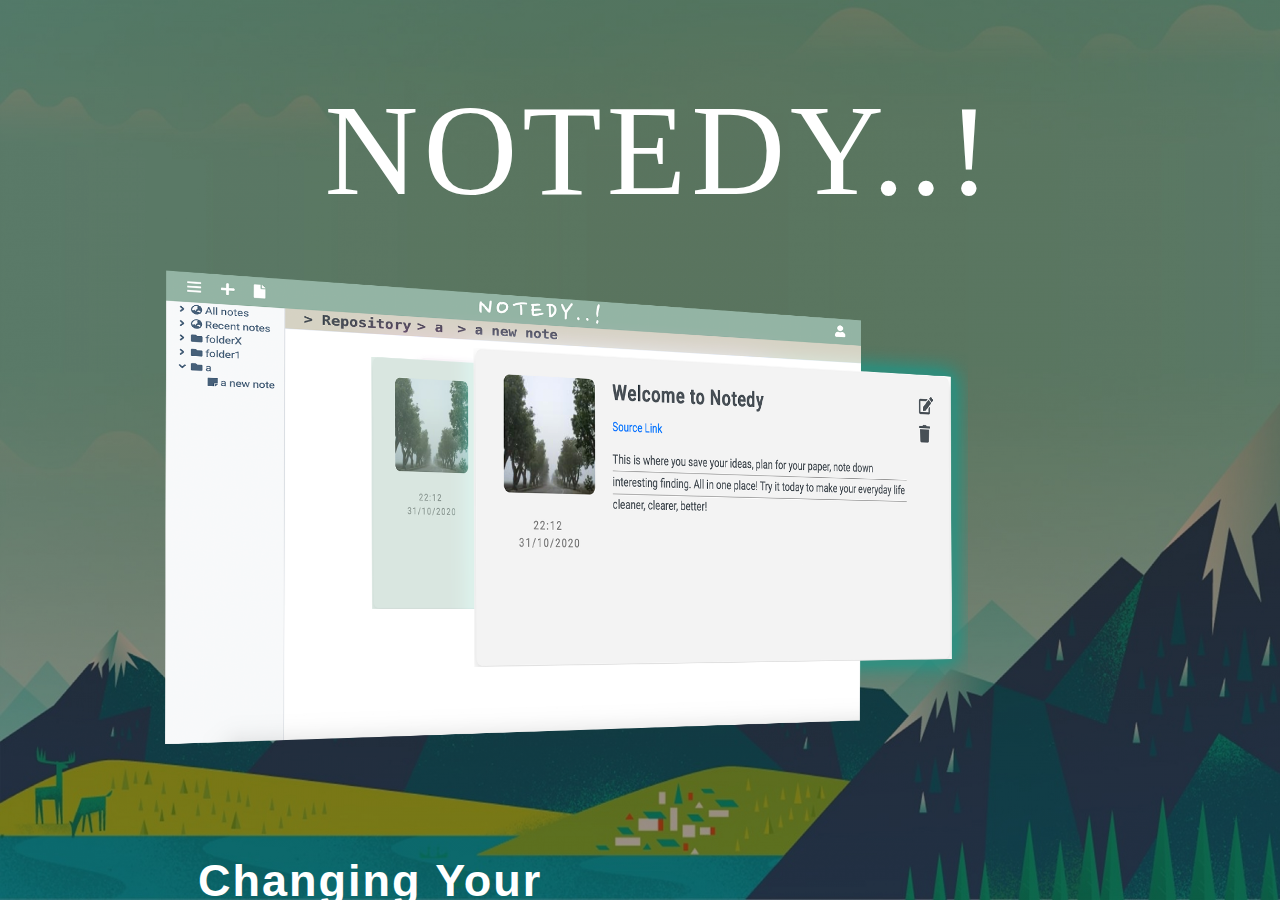
<file: index.html>
<!DOCTYPE html>
<html lang="en">

<head>
    <meta charset="UTF-8">
    <meta name="viewport" content="width=device-width, initial-scale=1.0">
    <title>Notedy..!</title>
    <link rel="icon" href="img/file.png" type="image/png" sizes="16x16">
    <link rel="stylesheet" href="css/intro.css">
    <script src="https://ajax.googleapis.com/ajax/libs/jquery/3.5.1/jquery.min.js"></script>
</head>

<body>
    <div class='container'>
        <div class='content-container'>
            <div class='webname'> NOTEDY..!</div>

            <div class='row'>
                <div class='intro-left-col'>
                    <img src="img/screen-shot.png" alt="">
                </div>
                <div class='intro-right-col'>
                    <h2>Changing Your <br>Noting Habit</h2>
                    <p>Providing a "SAVED" option to everything you see on the internet with personal note attached.</p>
                    <p>Everything is now organized on 1 webpage...!</p>
                    <button type='button' id='try-it-now-btn'>Try It Now!</button>
                </div>
            </div>
        </div>
    </div>
    <script src="intro.js"></script>
</body>

</html>
</file>
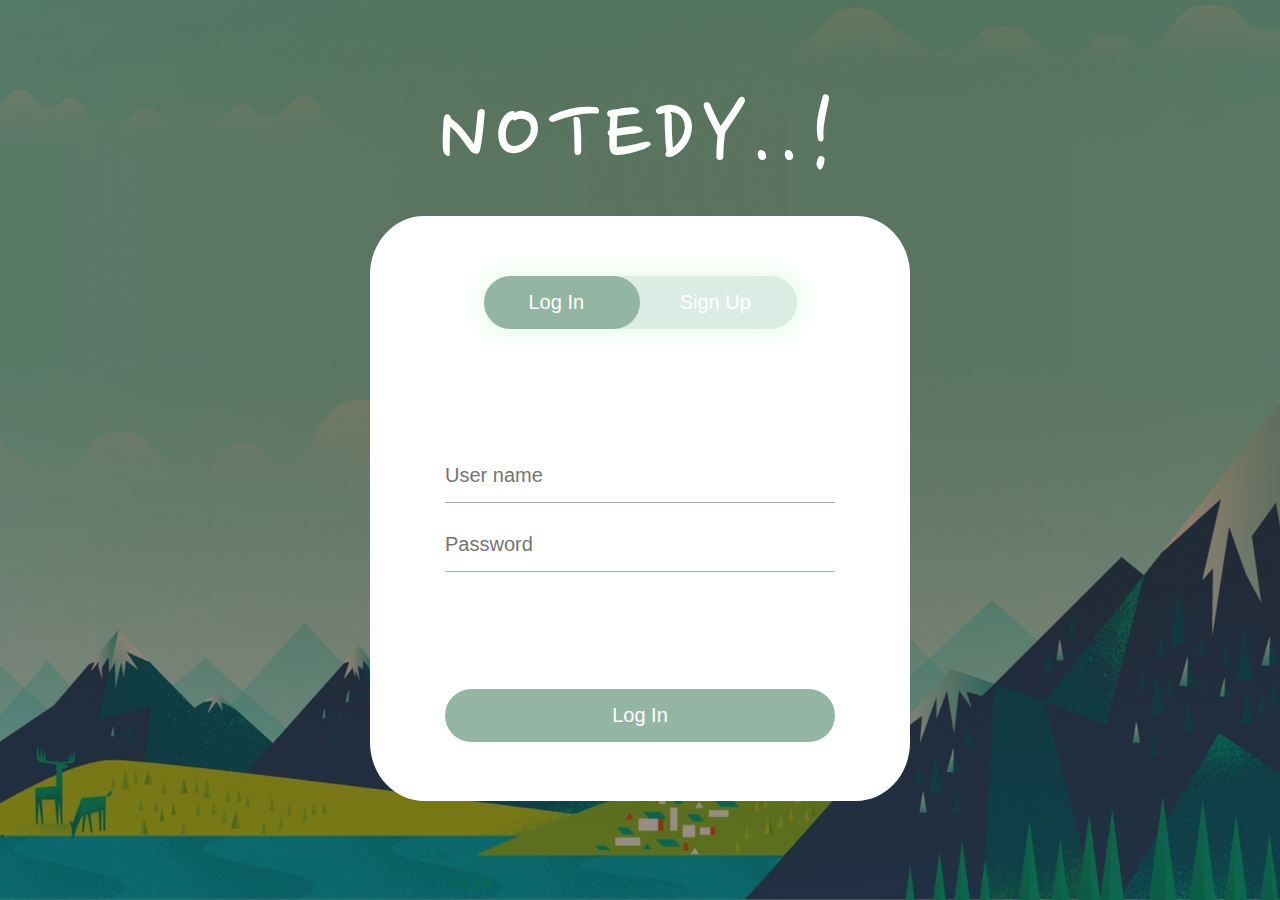
<file: login.html>
<!DOCTYPE html>
<html lang="en">

<head>
    <meta charset="UTF-8">
    <meta name="viewport" content="width=device-width, initial-scale=1.0">
    <title>Notedy..!</title>
    <link rel="icon" href="img/file.png" type="image/png" sizes="16x16">
    <link rel="stylesheet" href="css/login.css">
    <link href="https://fonts.googleapis.com/css2?family=Nanum+Pen+Script&display=swap" rel="stylesheet">
</head>

<body>
    <div class="container">
        <div class='webname'> NOTEDY..!</div>
        <div class="form-box">
            <div class='button-box'>
                <div id='btn'></div>
                <button type='button' class='toggle-btn' onclick="loginSlider()">Log In</button>
                <button type='button' class='toggle-btn' onclick="signupSlider()">Sign Up</button>
            </div>

            <form id="login" class='input-group'>
                <input type="text" id='loginUsername' class='input-field' placeholder="User name" autocomplete="off" spellcheck="false">
                <input type="password" id='loginPassword' class='input-field' placeholder="Password" autocomplete="off" spellcheck="false">
                <div class="alert login-alert"></div>
                <button type="button" class=summit-btn onclick="logIn()">Log In</button>
            </form>

            <form id="signup" class='input-group'>
                <input type="text" id='signupUsername' class='input-field' placeholder="User name" autocomplete="off" spellcheck="false">
                <input type="password" id='signupPassword' class='input-field' placeholder="Password" autocomplete="off" spellcheck="false">
                <div class="alert signup-alert"></div>
                <button type="button" class=summit-btn onclick='signUp()'>Sign Up</button>
            </form>
        </div>
    </div>

    <script src="https://ajax.googleapis.com/ajax/libs/jquery/3.5.1/jquery.min.js"></script>
    <script src="aims.js"></script>
    <script src="login.js"></script>
</body>

</html>
</file>
<file: css/intro.css>
*{
    margin: 0;
    padding: 0;
    font-family: sans-serif;
    font-size: 20px;
    color: white;
    user-select: none;
}

*::-webkit-scrollbar {
    display: none;
  }
  
* {
    -ms-overflow-style: none;
    scrollbar-width: none;
  }

.container{
    height: 100vh;
    width: 100vw;
    background-image: linear-gradient(rgba(0,0,0,0.4),rgba(0,0,0,0.4)), url("../img/back.jpg");
    background-position: center;
    background-size: 100% 100%;
    position: absolute;
}

.content-container{
    height: 100vh;
    width: 80vw;
    position: absolute;
    left: 50%;
    top: 50%;
    transform: translate(-50%, -50%);
    overflow-y: scroll;
    overflow-x: hidden;
}

.webname{
    width: 100%;
    text-align: center;
    padding-left: 20px;
    font-family: 'Nanum Pen Script', cursive;
    font-size: 6.5rem;
    letter-spacing: 5px;
    color: white;
    top: 50%;
    left: 50%;
    transform: translate(0%, 50%);
}

.row {
    justify-content: center;
    display: flex;
    flex-wrap: wrap;
    justify-content: space-between;
    margin-top: 80px;
    padding: 20px;
}

.intro-left-col img{
    height: 500px;
    flex: 1;
    padding: 10px;
    margin-right: 80px;
}

.intro-right-col{
    flex: 1;
    padding-left: 50px;
    padding-top:80px;
}

.intro-right-col h2{
    font-size: 45px;
    margin-bottom: 30px;
    letter-spacing: 2px;
}

.intro-right-col p{
    width: 100%;
    line-height: 40px;
    font-style: italic;
}

#try-it-now-btn{
    width: 60%;
    padding: 20px 45px;
    cursor: pointer;
    background: #94b4a4;
    border: none;
    outline: none;
    border-radius: 30px;
    margin-top: 40px;
    position: relative;
    box-shadow: 0 0 20px 9px#67e68d1f;
    font-weight: bold;
    font-size: 22px;
}

#try-it-now-btn:active{
    color: #94b4a4;
    background-color: white;
}
</file>
<file: css/login.css>
*{
    margin: 0;
    padding: 0;
    font-family: sans-serif;
    font-size: 20px;
}

.webname{
    width: 100%;
    text-align: center;
    top: 50%;
    left: 50%;
    transform: translate(0%, 50%);
    font-family: 'Nanum Pen Script', cursive;
    font-size: 5.5rem;
    letter-spacing: 5px;
    color: white;
}

.container{
    height: 100%;
    width: 100%;
    background-image: linear-gradient(rgba(0,0,0,0.4),rgba(0,0,0,0.4)), url("../img/back.jpg");
    background-position: center;
    background-size: 100% 100%;
    position: absolute;
}

.form-box{
    width: 525px;
    height: 570px;
    top: 50%;
    left: 50%;
    transform: translate(-50%, -40%);
    background: white;
    padding: 7.5px;
    border-radius: 10%;
    overflow: hidden;
    position: absolute;
}

.button-box{
    width: 313px;
    margin: 52.5px auto;
    position: relative;
    box-shadow: 0 0 20px 9px#67e68d1f;
    background-color: rgb(219, 236, 228);
    border-radius: 30px;
}

.toggle-btn{
    padding: 15px 45px;
    cursor: pointer;
    background: transparent;
    border: 0;
    outline: none;
    position: relative;
}

#btn{
    top: 0;
    left: 0;
    position: absolute;
    margin: auto;
    width: 50% ;
    height: 100%;
    background: #94b4a4;
    border-radius: 30px;
    transition: 0.5s;
}

.input-group{
    top: 225px;
    position: absolute;
    width: 390px;
    transition: 1s;
}

.input-field{
    width: 100%;
    padding: 15px 0;
    margin: 7.5px 0;
    border-left: 0;
    border-right: 0;
    border-top: 0;
    border-bottom: 1px solid #94b4a4;
    outline: none;
    background: transparent;
}

.input-field:focus{
    color: #94b4a4;
}

.summit-btn{
    width: 100%;
    padding: 15px 45px;
    margin-top: 30px;
    cursor: pointer;
    background: #94b4a4;
    border: none;
    outline: none;
    border-radius: 30px; 
}

#login{
    left: 75px;
}

#signup{
    left: 675px;
}

.error-alert-border{
    border-bottom: 1px solid rgb(223, 106, 106);
}

.alert{
    margin-top: 15px;
    margin-bottom: 15px;
    height: 50px;
}

button{
    color: white;
}
</file>
